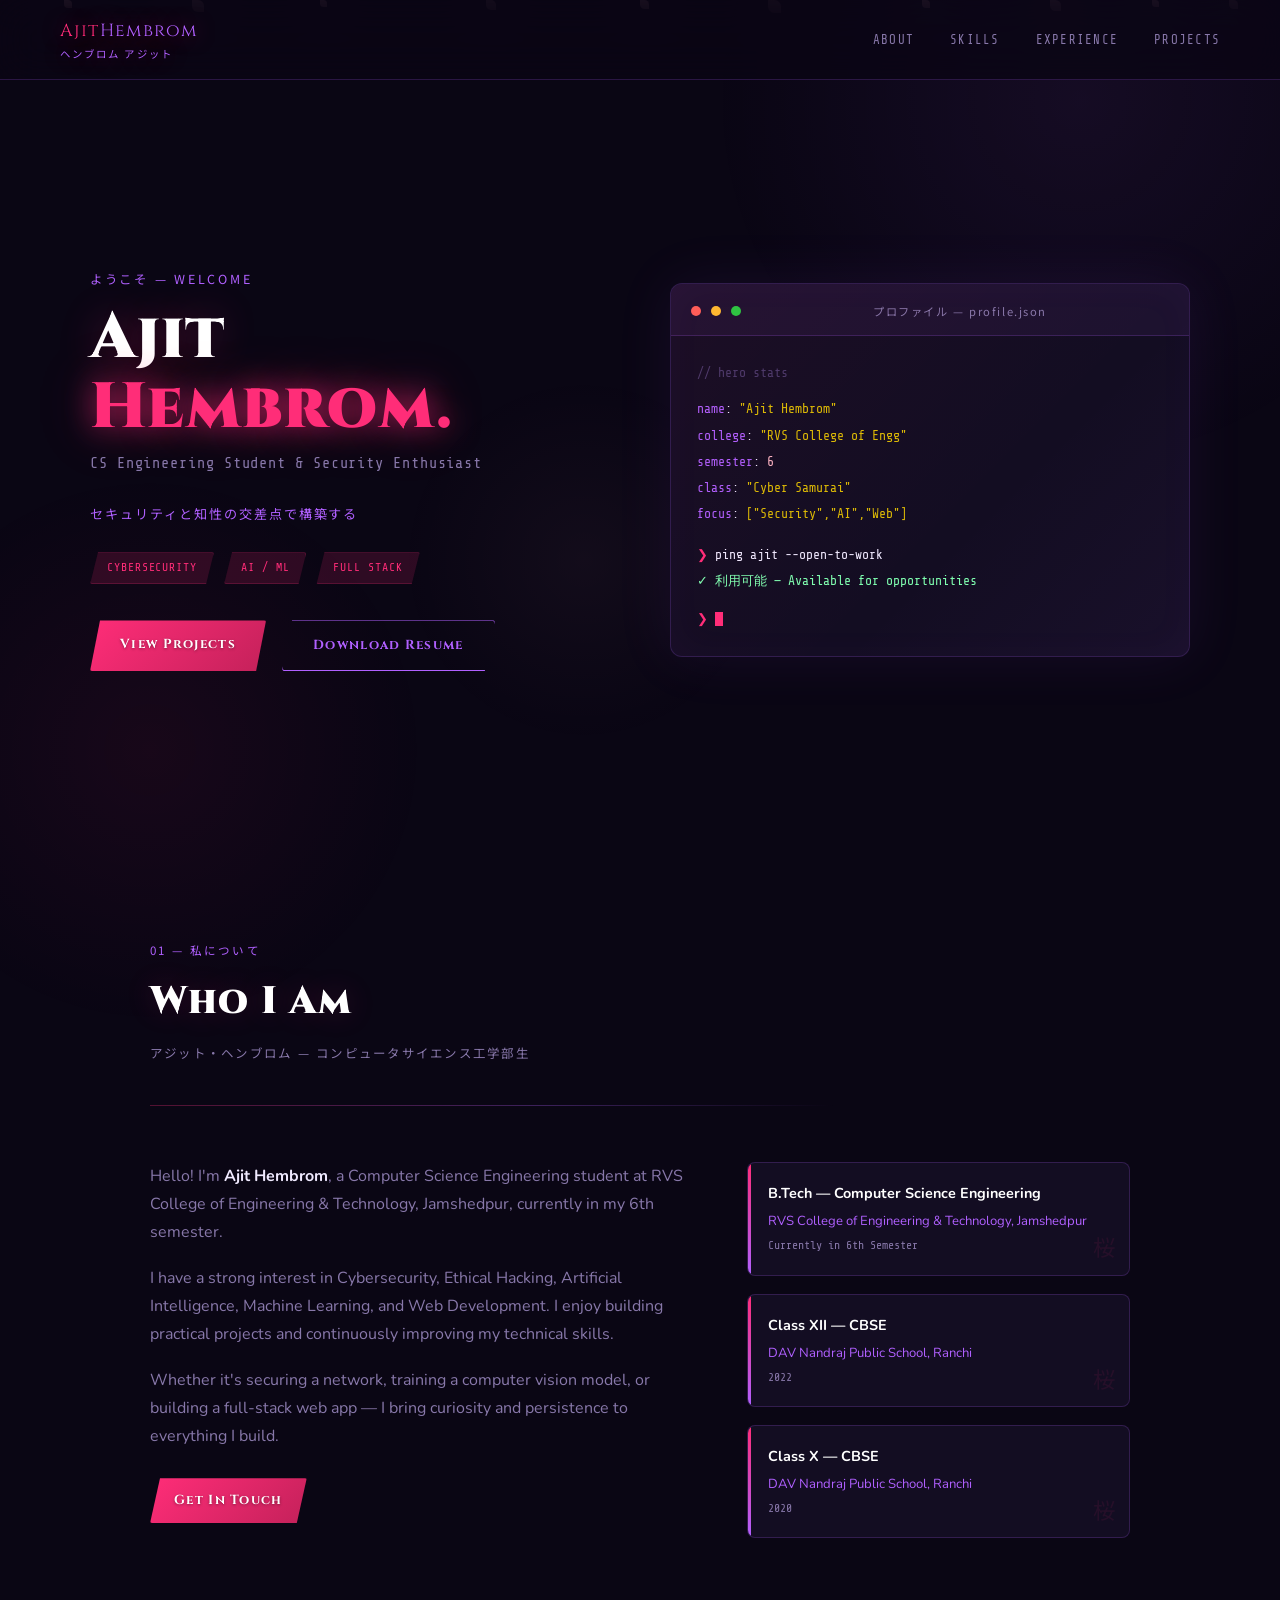
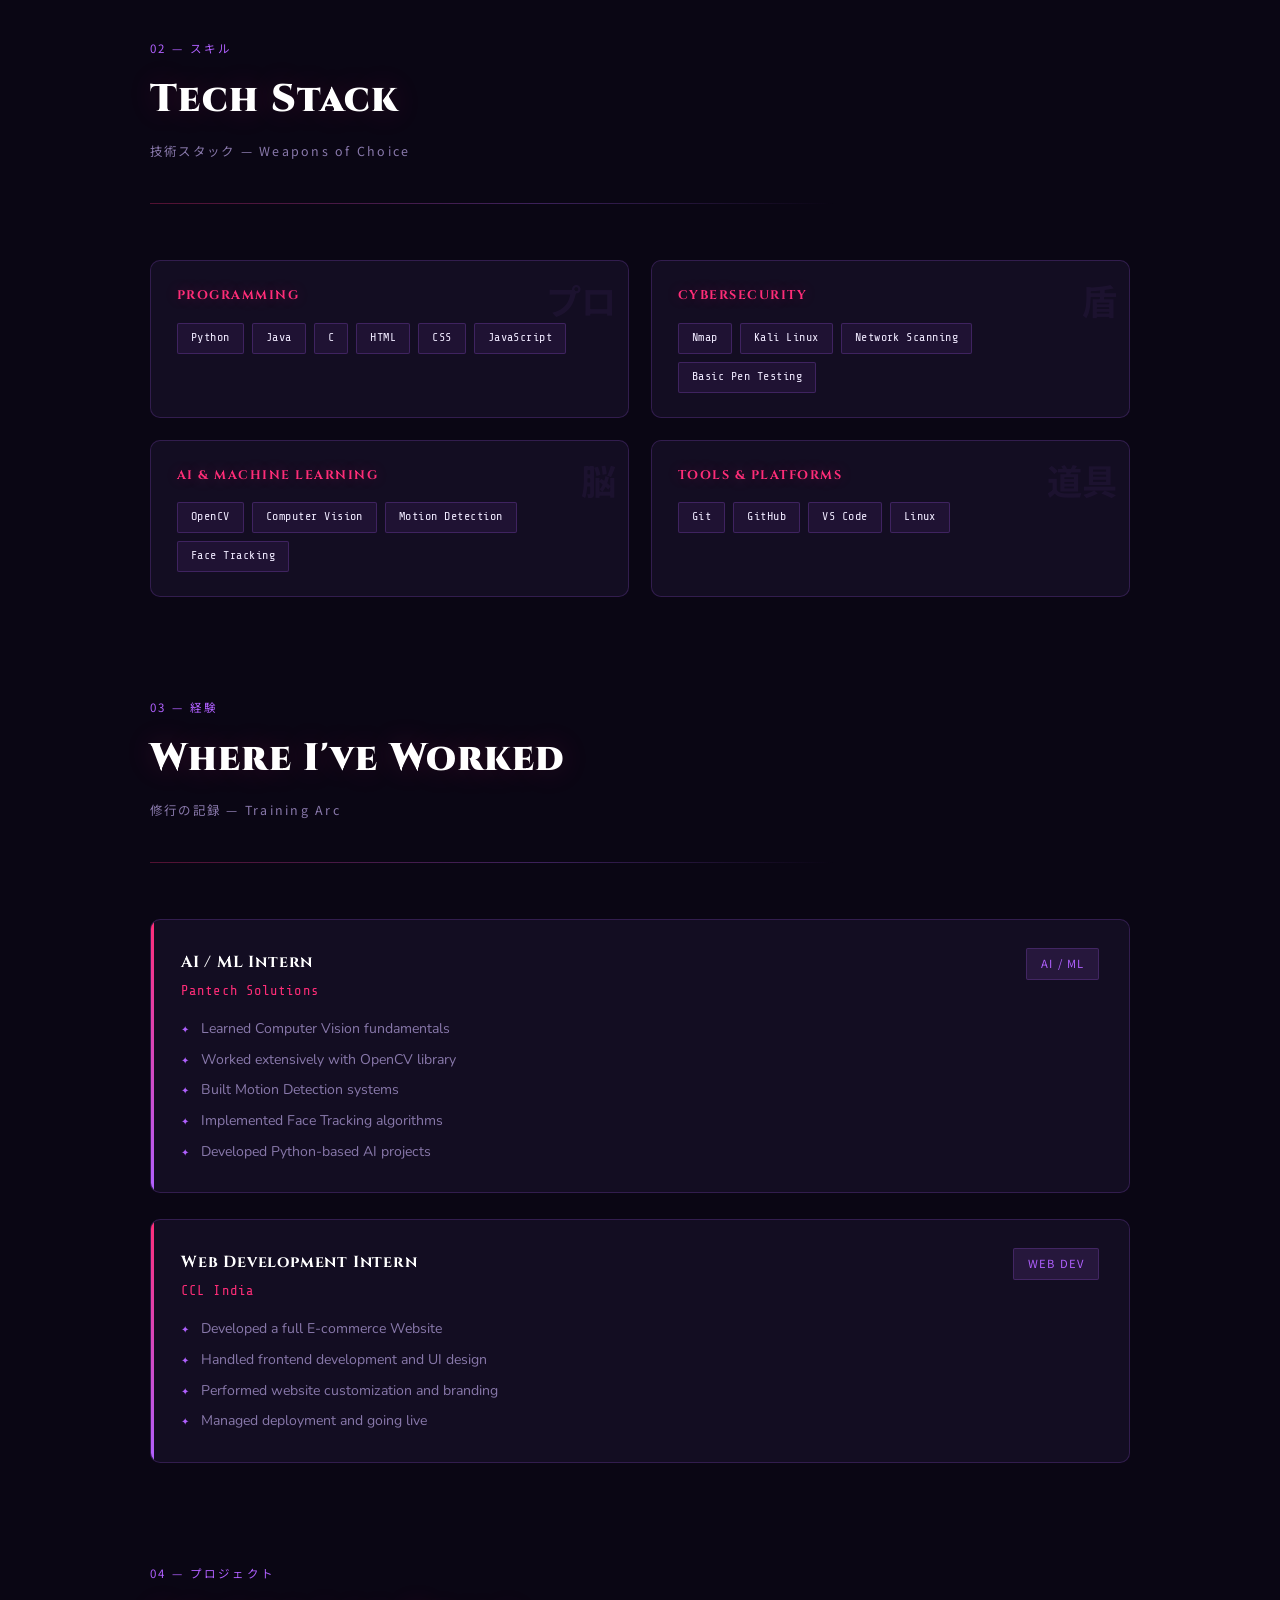
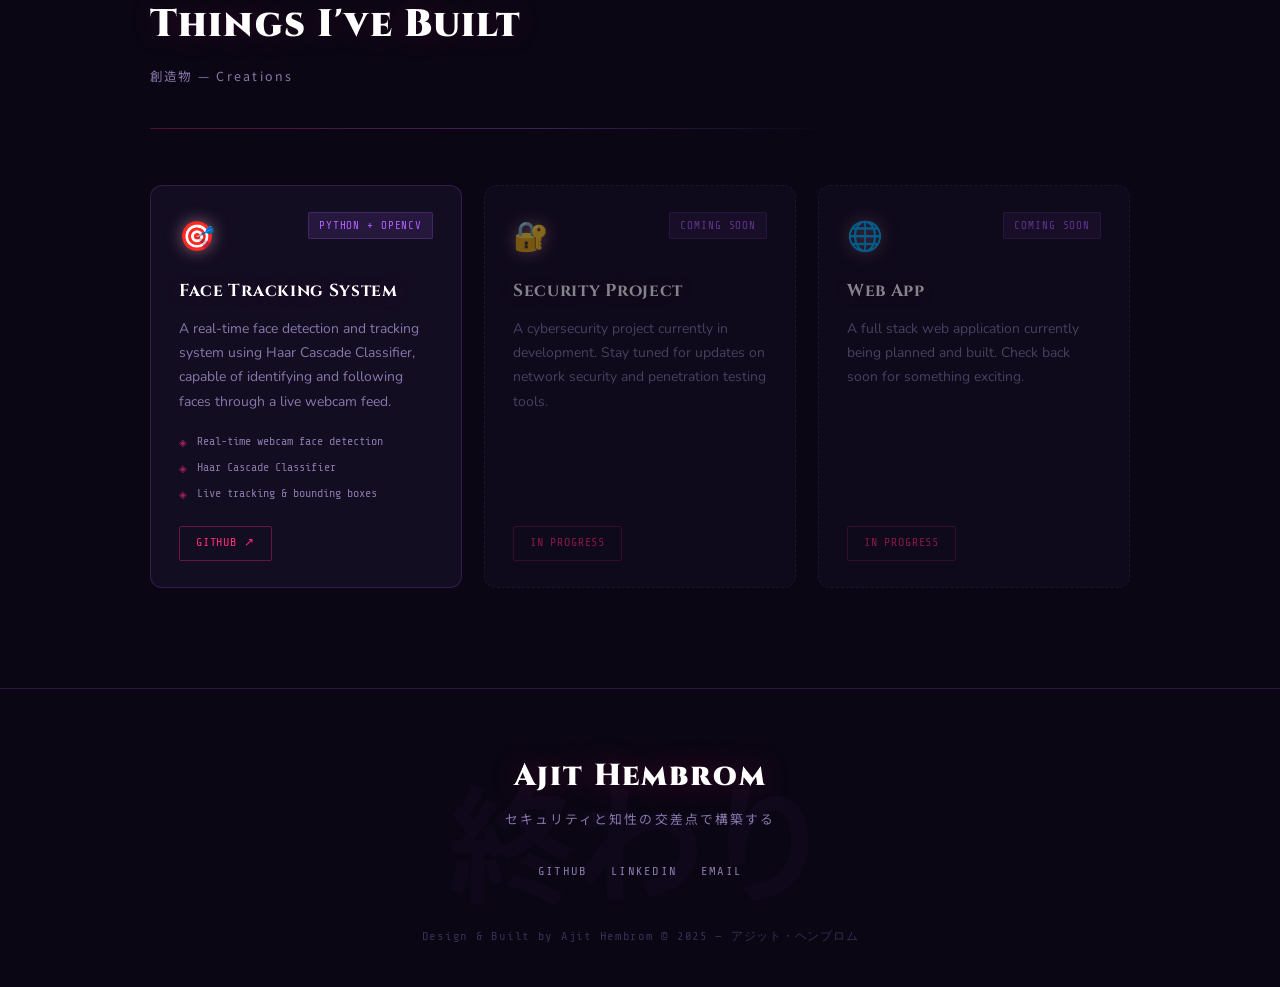
<file: index.html>
<!DOCTYPE html>
<html lang="en">
<head>
  <meta charset="UTF-8" />
  <meta name="viewport" content="width=device-width, initial-scale=1.0" />
  <title>Ajit Hembrom | Portfolio</title>
  <link rel="preconnect" href="https://fonts.googleapis.com" />
  <link rel="stylesheet" href="https://fonts.googleapis.com/css2?family=Cinzel:wght@400;700;900&family=Nunito:wght@300;400;600;700&family=Noto+Sans+JP:wght@300;400;700&family=Share+Tech+Mono&display=swap" />
  <link rel="stylesheet" href="style.css">
</head>
<body>

  <!-- ATMOSPHERE -->
  <div class="bg-orb bg-orb1"></div>
  <div class="bg-orb bg-orb2"></div>
  <div class="bg-orb bg-orb3"></div>

  <!-- SAKURA PETALS -->
  <div class="sakura-wrap" aria-hidden="true">
    <div class="petal"></div><div class="petal"></div><div class="petal"></div>
    <div class="petal"></div><div class="petal"></div><div class="petal"></div>
    <div class="petal"></div><div class="petal"></div><div class="petal"></div>
    <div class="petal"></div>
  </div>

  <!-- NAV -->
  <nav id="navbar">
    <div class="nav-logo">
      Ajit<span>Hembrom</span>
      <span class="nav-jp">ヘンブロム アジット</span>
    </div>
    <button class="hamburger-btn" id="hbtn" onclick="toggleNav()" aria-label="Menu">
      <span></span><span></span><span></span>
    </button>
    <ul id="navlinks">
      <li><a href="#about"      onclick="closeNav()">About</a></li>
      <li><a href="#skills"     onclick="closeNav()">Skills</a></li>
      <li><a href="#experience" onclick="closeNav()">Experience</a></li>
      <li><a href="#projects"   onclick="closeNav()">Projects</a></li>
    </ul>
  </nav>

  <!-- HERO -->
  <section id="home" style="max-width:none;">
    <div class="hero-grid">
      <div>
        <div class="hero-eyebrow">ようこそ — Welcome</div>
        <h1 class="hero-name">Ajit<br><span class="accent">Hembrom.</span></h1>
        <p class="hero-role">CS Engineering Student &amp; Security Enthusiast</p>
        <p class="hero-jp-quote">セキュリティと知性の交差点で構築する</p>
        <div class="hero-tags">
          <span class="tag">Cybersecurity</span>
          <span class="tag">AI / ML</span>
          <span class="tag">Full Stack</span>
        </div>
        <div class="hero-actions">
    <a href="#projects" class="btn-primary">View Projects</a>
    <a href="Ajitresume.pdf" class="btn-outline" download>
        Download Resume
    </a>
</div>
      </div>

      <!-- ANIME-STYLE TERMINAL CARD -->
      <div class="anime-card">
        <div class="anime-card-top">
          <span class="card-dot cd-r"></span>
          <span class="card-dot cd-y"></span>
          <span class="card-dot cd-g"></span>
          <span class="anime-card-title">プロファイル — profile.json</span>
        </div>
        <div class="anime-card-body">
          <div><span class="ac-comment">// hero stats</span></div>
          <div style="margin-top:10px">
            <span class="ac-key">name</span>:&nbsp;<span class="ac-str">"Ajit Hembrom"</span>
          </div>
          <div>
            <span class="ac-key">college</span>:&nbsp;<span class="ac-str">"RVS College of Engg"</span>
          </div>
          <div>
            <span class="ac-key">semester</span>:&nbsp;<span class="ac-val">6</span>
          </div>
          <div>
            <span class="ac-key">class</span>:&nbsp;<span class="ac-str">"Cyber Samurai"</span>
          </div>
          <div>
            <span class="ac-key">focus</span>:&nbsp;<span class="ac-str">["Security","AI","Web"]</span>
          </div>
          <div style="margin-top:14px">
            <span class="ac-prompt">❯</span> ping ajit --open-to-work<br>
            <span class="ac-ok">✓ 利用可能 — Available for opportunities</span>
          </div>
          <div style="margin-top:12px">
            <span class="ac-prompt">❯</span>&nbsp;<span class="cursor-blink"></span>
          </div>
        </div>
      </div>
    </div>
  </section>

  <!-- ABOUT -->
  <section id="about">
    <div class="section-label">01 — 私について</div>
    <h2 class="section-title">Who I Am</h2>
    <p class="section-jp">アジット・ヘンブロム — コンピュータサイエンス工学部生</p>
    <div class="section-divider"></div>
    <div class="about-grid reveal">
      <div class="about-text">
        <p>Hello! I'm <strong>Ajit Hembrom</strong>, a Computer Science Engineering student at RVS College of Engineering &amp; Technology, Jamshedpur, currently in my 6th semester.</p>
        <p>I have a strong interest in Cybersecurity, Ethical Hacking, Artificial Intelligence, Machine Learning, and Web Development. I enjoy building practical projects and continuously improving my technical skills.</p>
        <p>Whether it's securing a network, training a computer vision model, or building a full-stack web app — I bring curiosity and persistence to everything I build.</p>
        <div style="margin-top:28px;">
          <a href="mailto:ajithembrom007@gmail.com" class="btn-primary" style="font-size:0.82rem; padding:11px 24px;">Get In Touch</a>
        </div>
      </div>
      <div class="edu-block">
        <div class="edu-item">
          <div class="edu-degree">B.Tech — Computer Science Engineering</div>
          <div class="edu-school">RVS College of Engineering &amp; Technology, Jamshedpur</div>
          <div class="edu-year">Currently in 6th Semester</div>
        </div>
        <div class="edu-item">
          <div class="edu-degree">Class XII — CBSE</div>
          <div class="edu-school">DAV Nandraj Public School, Ranchi</div>
          <div class="edu-year">2022</div>
        </div>
        <div class="edu-item">
          <div class="edu-degree">Class X — CBSE</div>
          <div class="edu-school">DAV Nandraj Public School, Ranchi</div>
          <div class="edu-year">2020</div>
        </div>
      </div>
    </div>
  </section>

  <!-- SKILLS -->
  <section id="skills">
    <div class="section-label">02 — スキル</div>
    <h2 class="section-title">Tech Stack</h2>
    <p class="section-jp">技術スタック — Weapons of Choice</p>
    <div class="section-divider"></div>
    <div class="skills-grid reveal">
      <div class="skill-card" data-kanji="プロ">
        <div class="skill-card-title">Programming</div>
        <div class="skill-pills">
          <span class="pill">Python</span>
          <span class="pill">Java</span>
          <span class="pill">C</span>
          <span class="pill">HTML</span>
          <span class="pill">CSS</span>
          <span class="pill">JavaScript</span>
        </div>
      </div>
      <div class="skill-card" data-kanji="盾">
        <div class="skill-card-title">Cybersecurity</div>
        <div class="skill-pills">
          <span class="pill">Nmap</span>
          <span class="pill">Kali Linux</span>
          <span class="pill">Network Scanning</span>
          <span class="pill">Basic Pen Testing</span>
        </div>
      </div>
      <div class="skill-card" data-kanji="脳">
        <div class="skill-card-title">AI &amp; Machine Learning</div>
        <div class="skill-pills">
          <span class="pill">OpenCV</span>
          <span class="pill">Computer Vision</span>
          <span class="pill">Motion Detection</span>
          <span class="pill">Face Tracking</span>
        </div>
      </div>
      <div class="skill-card" data-kanji="道具">
        <div class="skill-card-title">Tools &amp; Platforms</div>
        <div class="skill-pills">
          <span class="pill">Git</span>
          <span class="pill">GitHub</span>
          <span class="pill">VS Code</span>
          <span class="pill">Linux</span>
        </div>
      </div>
    </div>
  </section>

  <!-- EXPERIENCE -->
  <section id="experience">
    <div class="section-label">03 — 経験</div>
    <h2 class="section-title">Where I've Worked</h2>
    <p class="section-jp">修行の記録 — Training Arc</p>
    <div class="section-divider"></div>
    <div class="exp-list reveal">
      <div class="exp-item">
        <div>
          <div class="exp-role">AI / ML Intern</div>
          <div class="exp-company">Pantech Solutions</div>
          <ul class="exp-bullets">
            <li>Learned Computer Vision fundamentals</li>
            <li>Worked extensively with OpenCV library</li>
            <li>Built Motion Detection systems</li>
            <li>Implemented Face Tracking algorithms</li>
            <li>Developed Python-based AI projects</li>
          </ul>
        </div>
        <span class="exp-type">AI / ML</span>
      </div>
      <div class="exp-item">
        <div>
          <div class="exp-role">Web Development Intern</div>
          <div class="exp-company">CCL India</div>
          <ul class="exp-bullets">
            <li>Developed a full E-commerce Website</li>
            <li>Handled frontend development and UI design</li>
            <li>Performed website customization and branding</li>
            <li>Managed deployment and going live</li>
          </ul>
        </div>
        <span class="exp-type">Web Dev</span>
      </div>
    </div>
  </section>

  <!-- PROJECTS -->
  <section id="projects">
    <div class="section-label">04 — プロジェクト</div>
    <h2 class="section-title">Things I've Built</h2>
    <p class="section-jp">創造物 — Creations</p>
    <div class="section-divider"></div>
    <div class="projects-grid reveal">
      <div class="project-card">
        <div class="project-top">
          <span class="project-icon">🎯</span>
          <span class="project-tech">Python + OpenCV</span>
        </div>
        <div class="project-name">Face Tracking System</div>
        <div class="project-desc">A real-time face detection and tracking system using Haar Cascade Classifier, capable of identifying and following faces through a live webcam feed.</div>
        <ul class="project-features">
          <li>Real-time webcam face detection</li>
          <li>Haar Cascade Classifier</li>
          <li>Live tracking &amp; bounding boxes</li>
        </ul>
        <div class="project-links">
          <a href="#" class="project-link">GitHub ↗</a>
        </div>
      </div>
      <div class="project-card" style="border-style: dashed; opacity: 0.5;">
        <div class="project-top">
          <span class="project-icon">🔐</span>
          <span class="project-tech">Coming Soon</span>
        </div>
        <div class="project-name">Security Project</div>
        <div class="project-desc">A cybersecurity project currently in development. Stay tuned for updates on network security and penetration testing tools.</div>
        <div class="project-links">
          <a href="#" class="project-link">In Progress</a>
        </div>
      </div>
      <div class="project-card" style="border-style: dashed; opacity: 0.5;">
        <div class="project-top">
          <span class="project-icon">🌐</span>
          <span class="project-tech">Coming Soon</span>
        </div>
        <div class="project-name">Web App</div>
        <div class="project-desc">A full stack web application currently being planned and built. Check back soon for something exciting.</div>
        <div class="project-links">
          <a href="#" class="project-link">In Progress</a>
        </div>
      </div>
    </div>
  </section>

  <!-- FOOTER -->
  <footer>
    <div class="footer-name">Ajit Hembrom</div>
    <div class="footer-tagline">セキュリティと知性の交差点で構築する</div>
    <div class="socials">
      <a href="https://github.com/Paradise0007"   target="_blank" class="social-link">GitHub</a>
      <a href="https://www.linkedin.com/in/ajit-kumar-hembrom-a8770923b?utm_source=share&utm_campaign=share_via&utm_content=profile&utm_medium=android_app" target="_blank" class="social-link">LinkedIn</a>
      <a href="mailto:ajithembrom007@gmail.com"          class="social-link">Email</a>
    </div>
    <div class="footer-copy">Design &amp; Built by Ajit Hembrom &copy; 2025 — アジット・ヘンブロム</div>
  </footer>

  <script>
    function toggleNav() {
      document.getElementById('navlinks').classList.toggle('open');
    }
    function closeNav() {
      document.getElementById('navlinks').classList.remove('open');
    }

    // Scroll reveal
    const observer = new IntersectionObserver((entries) => {
      entries.forEach(e => {
        if (e.isIntersecting) e.target.classList.add('visible');
      });
    }, { threshold: 0.1 });
    document.querySelectorAll('.reveal').forEach(el => observer.observe(el));

    // Nav shrink on scroll
    window.addEventListener('scroll', () => {
      const nav = document.getElementById('navbar');
      const compact = window.scrollY > 40;
      const mobile  = window.innerWidth <= 900;
      nav.style.padding = compact
        ? (mobile ? '10px 24px' : '10px 60px')
        : (mobile ? '14px 24px' : '16px 60px');
    });
  </script>
</body>
</html>
</file>
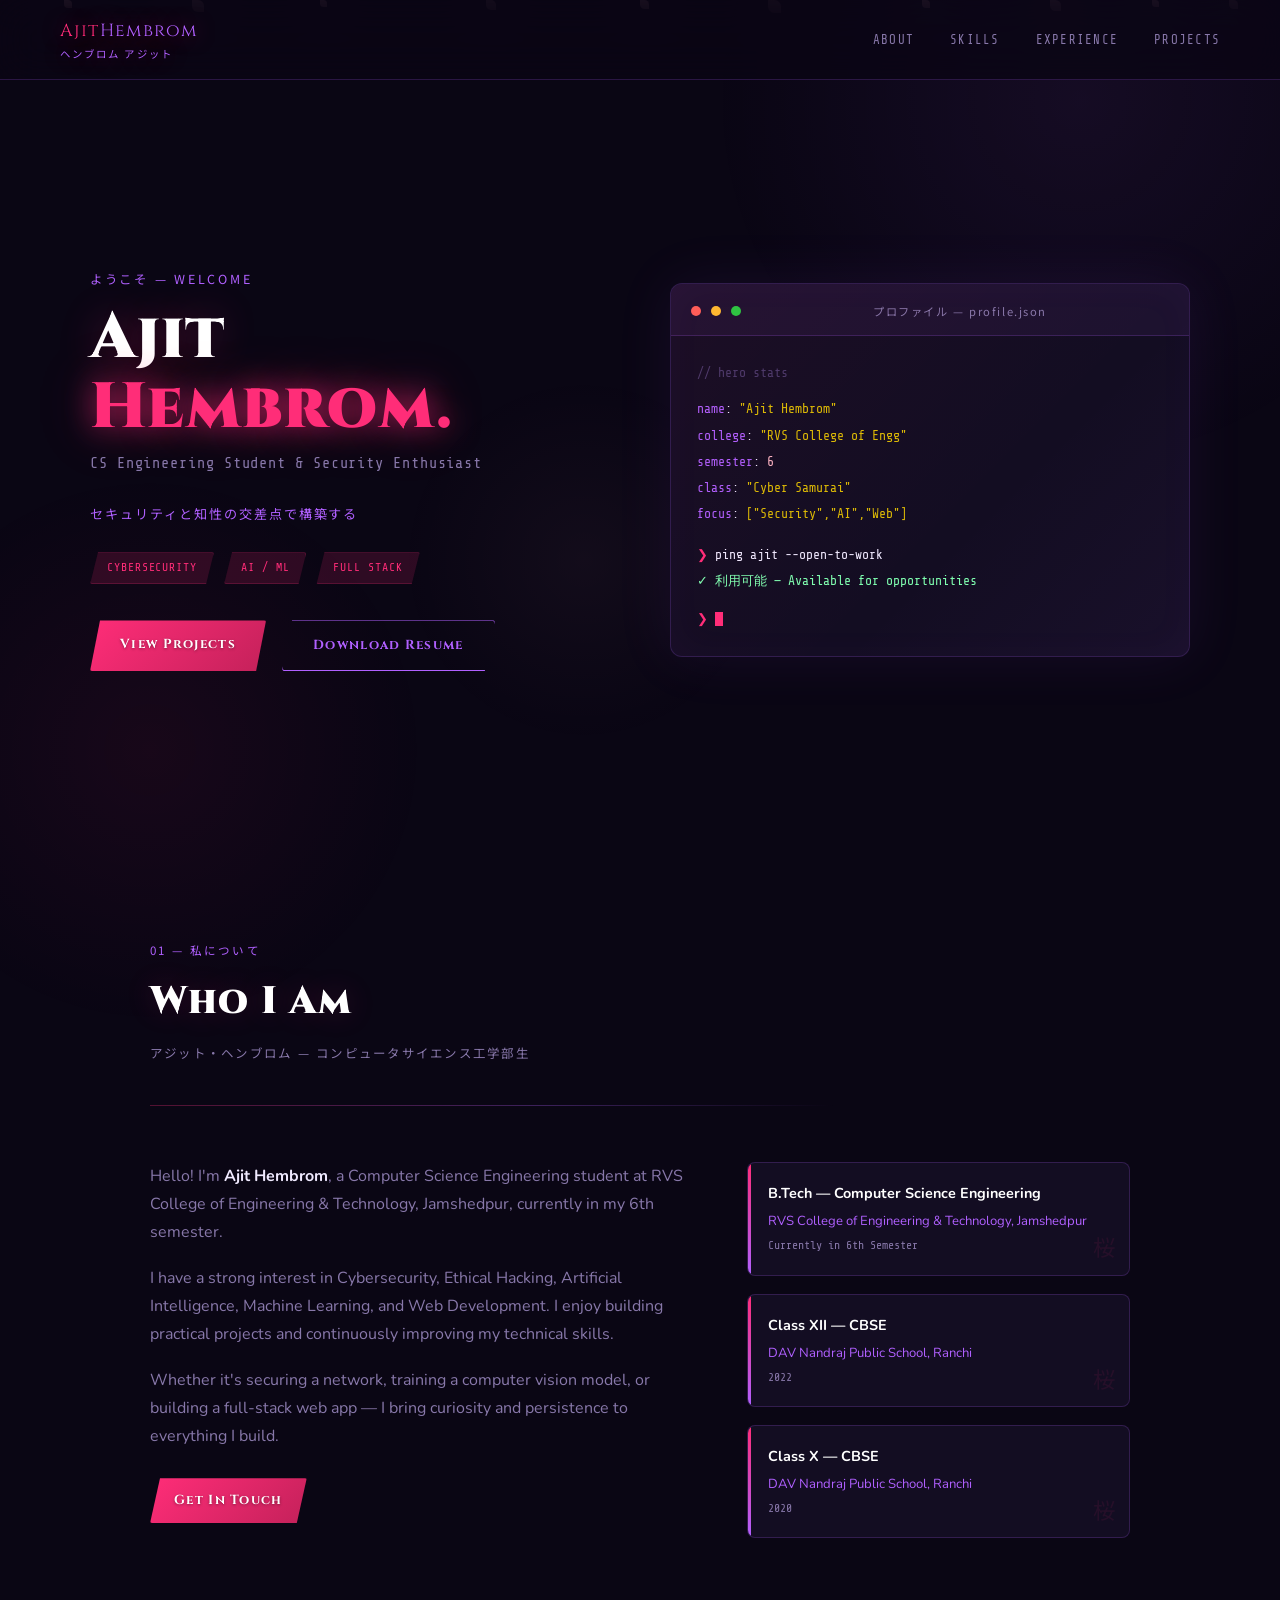
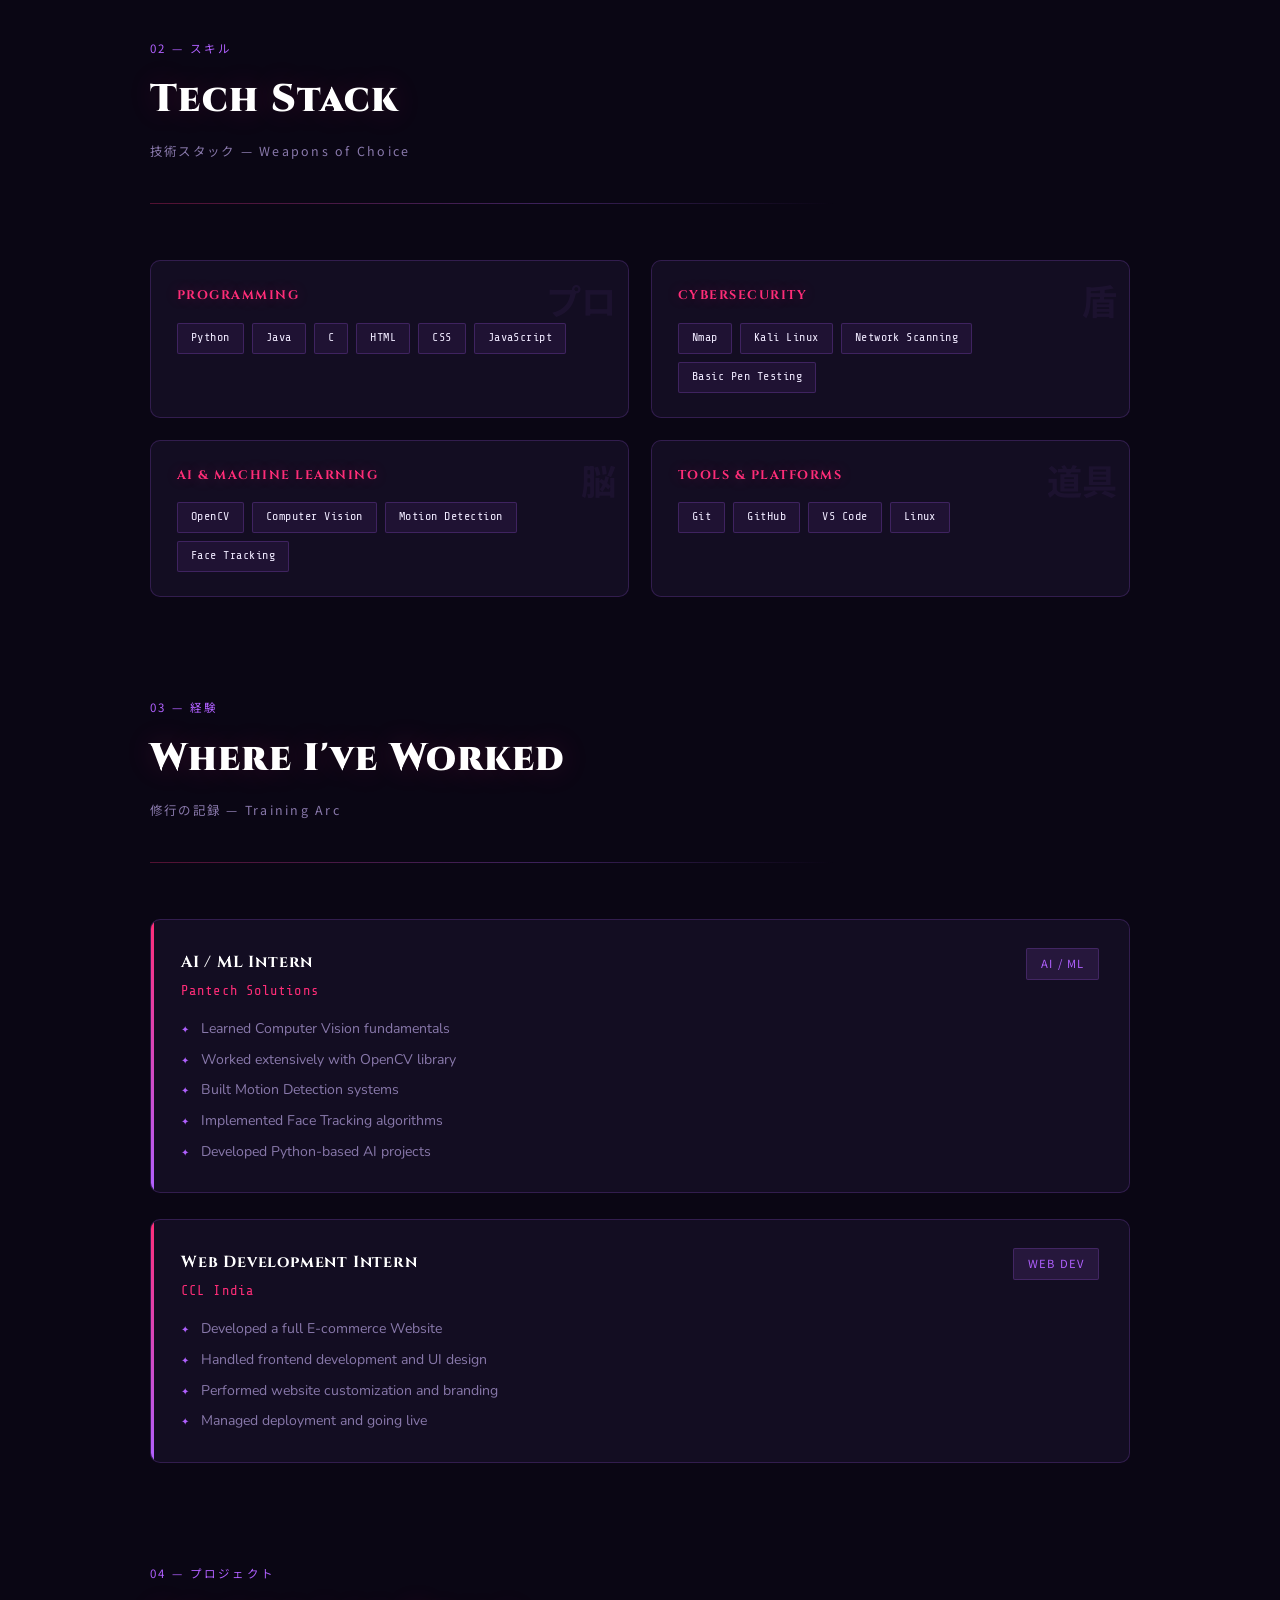
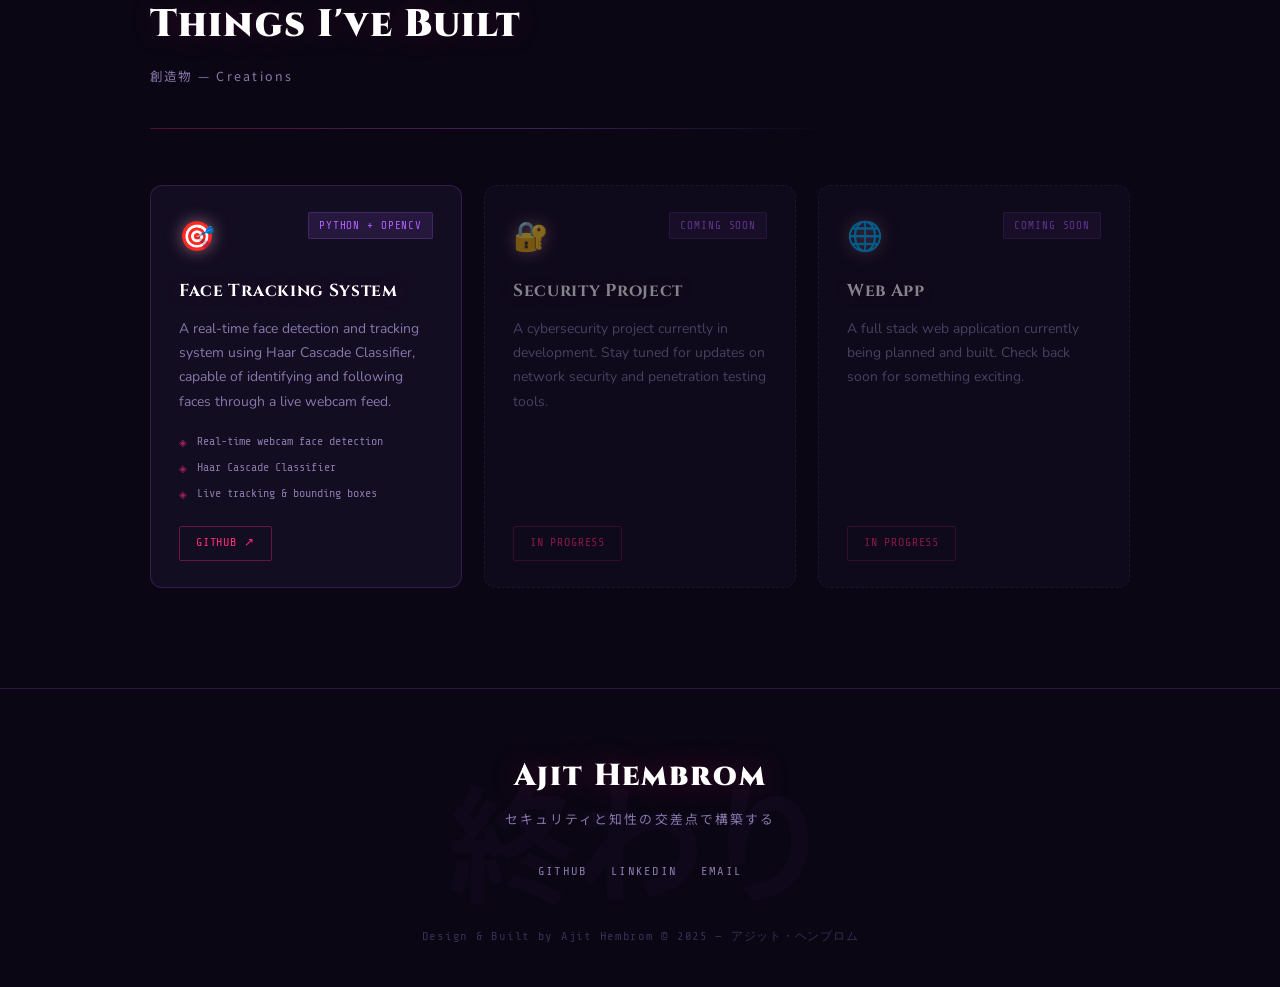
<file: porthtml.html>
<!DOCTYPE html>
<html lang="en">
<head>
  <meta charset="UTF-8" />
  <meta name="viewport" content="width=device-width, initial-scale=1.0" />
  <title>Ajit Hembrom | Portfolio</title>
  <link rel="preconnect" href="https://fonts.googleapis.com" />
  <link rel="stylesheet" href="https://fonts.googleapis.com/css2?family=Cinzel:wght@400;700;900&family=Nunito:wght@300;400;600;700&family=Noto+Sans+JP:wght@300;400;700&family=Share+Tech+Mono&display=swap" />
  <link rel="stylesheet" href="style.css">
</head>
<body>

  <!-- ATMOSPHERE -->
  <div class="bg-orb bg-orb1"></div>
  <div class="bg-orb bg-orb2"></div>
  <div class="bg-orb bg-orb3"></div>

  <!-- SAKURA PETALS -->
  <div class="sakura-wrap" aria-hidden="true">
    <div class="petal"></div><div class="petal"></div><div class="petal"></div>
    <div class="petal"></div><div class="petal"></div><div class="petal"></div>
    <div class="petal"></div><div class="petal"></div><div class="petal"></div>
    <div class="petal"></div>
  </div>

  <!-- NAV -->
  <nav id="navbar">
    <div class="nav-logo">
      Ajit<span>Hembrom</span>
      <span class="nav-jp">ヘンブロム アジット</span>
    </div>
    <button class="hamburger-btn" id="hbtn" onclick="toggleNav()" aria-label="Menu">
      <span></span><span></span><span></span>
    </button>
    <ul id="navlinks">
      <li><a href="#about"      onclick="closeNav()">About</a></li>
      <li><a href="#skills"     onclick="closeNav()">Skills</a></li>
      <li><a href="#experience" onclick="closeNav()">Experience</a></li>
      <li><a href="#projects"   onclick="closeNav()">Projects</a></li>
    </ul>
  </nav>

  <!-- HERO -->
  <section id="home" style="max-width:none;">
    <div class="hero-grid">
      <div>
        <div class="hero-eyebrow">ようこそ — Welcome</div>
        <h1 class="hero-name">Ajit<br><span class="accent">Hembrom.</span></h1>
        <p class="hero-role">CS Engineering Student &amp; Security Enthusiast</p>
        <p class="hero-jp-quote">セキュリティと知性の交差点で構築する</p>
        <div class="hero-tags">
          <span class="tag">Cybersecurity</span>
          <span class="tag">AI / ML</span>
          <span class="tag">Full Stack</span>
        </div>
        <div class="hero-actions">
    <a href="#projects" class="btn-primary">View Projects</a>
    <a href="Ajitresume.pdf" class="btn-outline" download>
        Download Resume
    </a>
</div>
      </div>

      <!-- ANIME-STYLE TERMINAL CARD -->
      <div class="anime-card">
        <div class="anime-card-top">
          <span class="card-dot cd-r"></span>
          <span class="card-dot cd-y"></span>
          <span class="card-dot cd-g"></span>
          <span class="anime-card-title">プロファイル — profile.json</span>
        </div>
        <div class="anime-card-body">
          <div><span class="ac-comment">// hero stats</span></div>
          <div style="margin-top:10px">
            <span class="ac-key">name</span>:&nbsp;<span class="ac-str">"Ajit Hembrom"</span>
          </div>
          <div>
            <span class="ac-key">college</span>:&nbsp;<span class="ac-str">"RVS College of Engg"</span>
          </div>
          <div>
            <span class="ac-key">semester</span>:&nbsp;<span class="ac-val">6</span>
          </div>
          <div>
            <span class="ac-key">class</span>:&nbsp;<span class="ac-str">"Cyber Samurai"</span>
          </div>
          <div>
            <span class="ac-key">focus</span>:&nbsp;<span class="ac-str">["Security","AI","Web"]</span>
          </div>
          <div style="margin-top:14px">
            <span class="ac-prompt">❯</span> ping ajit --open-to-work<br>
            <span class="ac-ok">✓ 利用可能 — Available for opportunities</span>
          </div>
          <div style="margin-top:12px">
            <span class="ac-prompt">❯</span>&nbsp;<span class="cursor-blink"></span>
          </div>
        </div>
      </div>
    </div>
  </section>

  <!-- ABOUT -->
  <section id="about">
    <div class="section-label">01 — 私について</div>
    <h2 class="section-title">Who I Am</h2>
    <p class="section-jp">アジット・ヘンブロム — コンピュータサイエンス工学部生</p>
    <div class="section-divider"></div>
    <div class="about-grid reveal">
      <div class="about-text">
        <p>Hello! I'm <strong>Ajit Hembrom</strong>, a Computer Science Engineering student at RVS College of Engineering &amp; Technology, Jamshedpur, currently in my 6th semester.</p>
        <p>I have a strong interest in Cybersecurity, Ethical Hacking, Artificial Intelligence, Machine Learning, and Web Development. I enjoy building practical projects and continuously improving my technical skills.</p>
        <p>Whether it's securing a network, training a computer vision model, or building a full-stack web app — I bring curiosity and persistence to everything I build.</p>
        <div style="margin-top:28px;">
          <a href="mailto:ajithembrom@email.com" class="btn-primary" style="font-size:0.82rem; padding:11px 24px;">Get In Touch</a>
        </div>
      </div>
      <div class="edu-block">
        <div class="edu-item">
          <div class="edu-degree">B.Tech — Computer Science Engineering</div>
          <div class="edu-school">RVS College of Engineering &amp; Technology, Jamshedpur</div>
          <div class="edu-year">Currently in 6th Semester</div>
        </div>
        <div class="edu-item">
          <div class="edu-degree">Class XII — CBSE</div>
          <div class="edu-school">DAV Nandraj Public School, Ranchi</div>
          <div class="edu-year">2022</div>
        </div>
        <div class="edu-item">
          <div class="edu-degree">Class X — CBSE</div>
          <div class="edu-school">DAV Nandraj Public School, Ranchi</div>
          <div class="edu-year">2020</div>
        </div>
      </div>
    </div>
  </section>

  <!-- SKILLS -->
  <section id="skills">
    <div class="section-label">02 — スキル</div>
    <h2 class="section-title">Tech Stack</h2>
    <p class="section-jp">技術スタック — Weapons of Choice</p>
    <div class="section-divider"></div>
    <div class="skills-grid reveal">
      <div class="skill-card" data-kanji="プロ">
        <div class="skill-card-title">Programming</div>
        <div class="skill-pills">
          <span class="pill">Python</span>
          <span class="pill">Java</span>
          <span class="pill">C</span>
          <span class="pill">HTML</span>
          <span class="pill">CSS</span>
          <span class="pill">JavaScript</span>
        </div>
      </div>
      <div class="skill-card" data-kanji="盾">
        <div class="skill-card-title">Cybersecurity</div>
        <div class="skill-pills">
          <span class="pill">Nmap</span>
          <span class="pill">Kali Linux</span>
          <span class="pill">Network Scanning</span>
          <span class="pill">Basic Pen Testing</span>
        </div>
      </div>
      <div class="skill-card" data-kanji="脳">
        <div class="skill-card-title">AI &amp; Machine Learning</div>
        <div class="skill-pills">
          <span class="pill">OpenCV</span>
          <span class="pill">Computer Vision</span>
          <span class="pill">Motion Detection</span>
          <span class="pill">Face Tracking</span>
        </div>
      </div>
      <div class="skill-card" data-kanji="道具">
        <div class="skill-card-title">Tools &amp; Platforms</div>
        <div class="skill-pills">
          <span class="pill">Git</span>
          <span class="pill">GitHub</span>
          <span class="pill">VS Code</span>
          <span class="pill">Linux</span>
        </div>
      </div>
    </div>
  </section>

  <!-- EXPERIENCE -->
  <section id="experience">
    <div class="section-label">03 — 経験</div>
    <h2 class="section-title">Where I've Worked</h2>
    <p class="section-jp">修行の記録 — Training Arc</p>
    <div class="section-divider"></div>
    <div class="exp-list reveal">
      <div class="exp-item">
        <div>
          <div class="exp-role">AI / ML Intern</div>
          <div class="exp-company">Pantech Solutions</div>
          <ul class="exp-bullets">
            <li>Learned Computer Vision fundamentals</li>
            <li>Worked extensively with OpenCV library</li>
            <li>Built Motion Detection systems</li>
            <li>Implemented Face Tracking algorithms</li>
            <li>Developed Python-based AI projects</li>
          </ul>
        </div>
        <span class="exp-type">AI / ML</span>
      </div>
      <div class="exp-item">
        <div>
          <div class="exp-role">Web Development Intern</div>
          <div class="exp-company">CCL India</div>
          <ul class="exp-bullets">
            <li>Developed a full E-commerce Website</li>
            <li>Handled frontend development and UI design</li>
            <li>Performed website customization and branding</li>
            <li>Managed deployment and going live</li>
          </ul>
        </div>
        <span class="exp-type">Web Dev</span>
      </div>
    </div>
  </section>

  <!-- PROJECTS -->
  <section id="projects">
    <div class="section-label">04 — プロジェクト</div>
    <h2 class="section-title">Things I've Built</h2>
    <p class="section-jp">創造物 — Creations</p>
    <div class="section-divider"></div>
    <div class="projects-grid reveal">
      <div class="project-card">
        <div class="project-top">
          <span class="project-icon">🎯</span>
          <span class="project-tech">Python + OpenCV</span>
        </div>
        <div class="project-name">Face Tracking System</div>
        <div class="project-desc">A real-time face detection and tracking system using Haar Cascade Classifier, capable of identifying and following faces through a live webcam feed.</div>
        <ul class="project-features">
          <li>Real-time webcam face detection</li>
          <li>Haar Cascade Classifier</li>
          <li>Live tracking &amp; bounding boxes</li>
        </ul>
        <div class="project-links">
          <a href="#" class="project-link">GitHub ↗</a>
        </div>
      </div>
      <div class="project-card" style="border-style: dashed; opacity: 0.5;">
        <div class="project-top">
          <span class="project-icon">🔐</span>
          <span class="project-tech">Coming Soon</span>
        </div>
        <div class="project-name">Security Project</div>
        <div class="project-desc">A cybersecurity project currently in development. Stay tuned for updates on network security and penetration testing tools.</div>
        <div class="project-links">
          <a href="#" class="project-link">In Progress</a>
        </div>
      </div>
      <div class="project-card" style="border-style: dashed; opacity: 0.5;">
        <div class="project-top">
          <span class="project-icon">🌐</span>
          <span class="project-tech">Coming Soon</span>
        </div>
        <div class="project-name">Web App</div>
        <div class="project-desc">A full stack web application currently being planned and built. Check back soon for something exciting.</div>
        <div class="project-links">
          <a href="#" class="project-link">In Progress</a>
        </div>
      </div>
    </div>
  </section>

  <!-- FOOTER -->
  <footer>
    <div class="footer-name">Ajit Hembrom</div>
    <div class="footer-tagline">セキュリティと知性の交差点で構築する</div>
    <div class="socials">
      <a href="https://github.com/"   target="_blank" class="social-link">GitHub</a>
      <a href="https://linkedin.com/" target="_blank" class="social-link">LinkedIn</a>
      <a href="mailto:ajithembrom@email.com"          class="social-link">Email</a>
    </div>
    <div class="footer-copy">Design &amp; Built by Ajit Hembrom &copy; 2025 — アジット・ヘンブロム</div>
  </footer>

  <script>
    function toggleNav() {
      document.getElementById('navlinks').classList.toggle('open');
    }
    function closeNav() {
      document.getElementById('navlinks').classList.remove('open');
    }

    // Scroll reveal
    const observer = new IntersectionObserver((entries) => {
      entries.forEach(e => {
        if (e.isIntersecting) e.target.classList.add('visible');
      });
    }, { threshold: 0.1 });
    document.querySelectorAll('.reveal').forEach(el => observer.observe(el));

    // Nav shrink on scroll
    window.addEventListener('scroll', () => {
      const nav = document.getElementById('navbar');
      const compact = window.scrollY > 40;
      const mobile  = window.innerWidth <= 900;
      nav.style.padding = compact
        ? (mobile ? '10px 24px' : '10px 60px')
        : (mobile ? '14px 24px' : '16px 60px');
    });
  </script>
</body>
</html>
</file>
<file: style.css>
*, *::before, *::after { box-sizing: border-box; margin: 0; padding: 0; }

@import url('https://fonts.googleapis.com/css2?family=Cinzel:wght@400;700;900&family=Nunito:wght@300;400;600;700&family=Noto+Sans+JP:wght@300;400;700&family=Share+Tech+Mono&display=swap');

:root {
  --bg:         #0a0614;
  --bg2:        #100920;
  --card:       #130d22;
  --panel:      #1a1030;
  --pink:       #ff2d78;
  --pink-dim:   #c4215a;
  --pink-glow:  rgba(255,45,120,0.15);
  --purple:     #b060ff;
  --purple-dim: #7c3db8;
  --purple-glow:rgba(176,96,255,0.12);
  --gold:       #ffd700;
  --sakura:     #ffb7c5;
  --white:      #f0eaff;
  --muted:      #8878aa;
  --border:     rgba(176,96,255,0.2);
  --border2:    rgba(255,45,120,0.2);
  --font-title: 'Cinzel', serif;
  --font-body:  'Nunito', sans-serif;
  --font-jp:    'Noto Sans JP', sans-serif;
  --font-mono:  'Share Tech Mono', monospace;
}

html { scroll-behavior: smooth; }

body {
  background: var(--bg);
  color: var(--white);
  font-family: var(--font-body);
  font-size: 16px;
  line-height: 1.75;
  overflow-x: hidden;
}

/* ── SCROLLBAR ── */
::-webkit-scrollbar { width: 5px; }
::-webkit-scrollbar-track { background: var(--bg); }
::-webkit-scrollbar-thumb {
  background: linear-gradient(to bottom, var(--pink), var(--purple));
  border-radius: 3px;
}

/* ── SAKURA PARTICLES (CSS only) ── */
.sakura-wrap {
  position: fixed; inset: 0; pointer-events: none; z-index: 0; overflow: hidden;
}
.petal {
  position: absolute;
  width: 10px; height: 10px;
  background: var(--sakura);
  border-radius: 0 50% 0 50%;
  opacity: 0;
  animation: fall linear infinite;
}
.petal:nth-child(1)  { left:5%;   width:8px;  height:8px;  animation-duration:8s;  animation-delay:0s;   opacity:.6; }
.petal:nth-child(2)  { left:15%;  width:12px; height:12px; animation-duration:10s; animation-delay:1s;   opacity:.4; }
.petal:nth-child(3)  { left:25%;  width:7px;  height:7px;  animation-duration:7s;  animation-delay:2s;   opacity:.5; }
.petal:nth-child(4)  { left:38%;  width:10px; height:10px; animation-duration:9s;  animation-delay:0.5s; opacity:.35;}
.petal:nth-child(5)  { left:50%;  width:9px;  height:9px;  animation-duration:11s; animation-delay:3s;   opacity:.5; }
.petal:nth-child(6)  { left:60%;  width:13px; height:13px; animation-duration:8s;  animation-delay:1.5s; opacity:.3; }
.petal:nth-child(7)  { left:72%;  width:8px;  height:8px;  animation-duration:9s;  animation-delay:4s;   opacity:.55;}
.petal:nth-child(8)  { left:82%;  width:11px; height:11px; animation-duration:12s; animation-delay:2.5s; opacity:.4; }
.petal:nth-child(9)  { left:90%;  width:7px;  height:7px;  animation-duration:7s;  animation-delay:0.8s; opacity:.5; }
.petal:nth-child(10) { left:96%;  width:9px;  height:9px;  animation-duration:10s; animation-delay:3.5s; opacity:.35;}

@keyframes fall {
  0%   { transform: translateY(-20px) rotate(0deg);   opacity: 0; }
  10%  { opacity: .6; }
  90%  { opacity: .3; }
  100% { transform: translateY(110vh) rotate(360deg); opacity: 0; }
}

/* ── BG ATMOSPHERE ── */
.bg-orb {
  position: fixed; pointer-events: none; z-index: -1;
  border-radius: 50%;
}
.bg-orb1 {
  width: 800px; height: 800px;
  background: radial-gradient(circle, rgba(176,96,255,0.07) 0%, transparent 65%);
  top: -300px; right: -200px;
}
.bg-orb2 {
  width: 600px; height: 600px;
  background: radial-gradient(circle, rgba(255,45,120,0.06) 0%, transparent 65%);
  bottom: -150px; left: -150px;
}
.bg-orb3 {
  width: 400px; height: 400px;
  background: radial-gradient(circle, rgba(255,183,197,0.04) 0%, transparent 65%);
  top: 40%; left: 30%;
}

/* ── TORII DECORATION ── */
.torii {
  position: absolute;
  right: 0; top: 50%;
  transform: translateY(-50%);
  opacity: 0.04;
  font-size: 22rem;
  line-height: 1;
  pointer-events: none;
  user-select: none;
  color: var(--pink);
  filter: blur(1px);
}

/* ── NAV ── */
nav {
  position: fixed; top: 0; left: 0; right: 0; z-index: 200;
  display: flex; align-items: center; justify-content: space-between;
  padding: 16px 60px;
  background: rgba(10,6,20,0.8);
  backdrop-filter: blur(20px);
  border-bottom: 1px solid var(--border);
  transition: padding 0.3s;
}
.nav-logo {
  font-family: var(--font-title);
  font-size: 1.1rem;
  color: var(--pink);
  letter-spacing: 0.08em;
  text-shadow: 0 0 20px rgba(255,45,120,0.5);
}
.nav-logo span { color: var(--purple); }
.nav-jp {
  font-family: var(--font-jp);
  font-size: 0.65rem;
  color: var(--muted);
  display: block;
  letter-spacing: 0.2em;
  margin-top: -2px;
}
nav ul { list-style: none; display: flex; gap: 36px; align-items: center; }
nav ul a {
  font-family: var(--font-mono);
  font-size: 0.78rem;
  color: var(--muted);
  text-decoration: none;
  letter-spacing: 0.1em;
  text-transform: uppercase;
  transition: color 0.2s, text-shadow 0.2s;
  position: relative;
}
nav ul a::after {
  content: '';
  position: absolute; bottom: -4px; left: 0; right: 0;
  height: 1px;
  background: var(--pink);
  transform: scaleX(0);
  transition: transform 0.2s;
}
nav ul a:hover { color: var(--sakura); text-shadow: 0 0 12px rgba(255,183,197,0.6); }
nav ul a:hover::after { transform: scaleX(1); }

/* ── HERO ── */
#home {
  min-height: 100vh;
  display: flex; align-items: center;
  padding: 120px 60px 80px;
  position: relative;
  overflow: hidden;
}
.hero-grid {
  display: grid;
  grid-template-columns: 1fr 1fr;
  gap: 60px;
  align-items: center;
  max-width: 1100px;
  margin: 0 auto;
  width: 100%;
  position: relative; z-index: 1;
}
.hero-eyebrow {
  font-family: var(--font-jp);
  font-size: 0.78rem;
  color: var(--purple);
  letter-spacing: 0.22em;
  text-transform: uppercase;
  margin-bottom: 14px;
  opacity: 0;
  animation: fadeUp 0.6s 0.2s forwards;
}
.hero-name {
  font-family: var(--font-title);
  font-size: clamp(2.8rem, 5vw, 4.4rem);
  font-weight: 900;
  line-height: 1.08;
  letter-spacing: 0.02em;
  color: #fff;
  margin-bottom: 8px;
  opacity: 0;
  animation: fadeUp 0.6s 0.4s forwards;
  text-shadow: 0 0 40px rgba(255,45,120,0.3);
}
.hero-name .accent {
  color: var(--pink);
  text-shadow: 0 0 30px rgba(255,45,120,0.7), 0 0 60px rgba(255,45,120,0.3);
}
.hero-role {
  font-family: var(--font-mono);
  font-size: 0.95rem;
  color: var(--muted);
  margin-bottom: 26px;
  opacity: 0;
  animation: fadeUp 0.6s 0.6s forwards;
  letter-spacing: 0.06em;
}
.hero-jp-quote {
  font-family: var(--font-jp);
  font-size: 0.82rem;
  color: var(--purple);
  letter-spacing: 0.15em;
  margin-bottom: 26px;
  opacity: 0;
  animation: fadeUp 0.6s 0.7s forwards;
}
.hero-tags {
  display: flex; flex-wrap: wrap; gap: 10px;
  margin-bottom: 36px;
  opacity: 0;
  animation: fadeUp 0.6s 0.8s forwards;
}
.tag {
  font-family: var(--font-mono);
  font-size: 0.72rem;
  letter-spacing: 0.08em;
  padding: 5px 16px;
  border: 1px solid var(--border2);
  border-radius: 2px;
  color: var(--pink);
  background: var(--pink-glow);
  text-transform: uppercase;
  position: relative;
  clip-path: polygon(8px 0%, 100% 0%, calc(100% - 8px) 100%, 0% 100%);
}
.hero-actions {
  display: flex; gap: 16px;
  opacity: 0;
  animation: fadeUp 0.6s 1s forwards;
}
.btn-primary {
  font-family: var(--font-title);
  font-size: 0.82rem;
  font-weight: 700;
  letter-spacing: 0.1em;
  padding: 13px 30px;
  background: linear-gradient(135deg, var(--pink), var(--pink-dim));
  color: #fff;
  border: none;
  border-radius: 2px;
  cursor: pointer;
  text-decoration: none;
  transition: box-shadow 0.25s, transform 0.15s;
  display: inline-block;
  clip-path: polygon(10px 0%, 100% 0%, calc(100% - 10px) 100%, 0% 100%);
  text-shadow: 0 1px 3px rgba(0,0,0,0.4);
}
.btn-primary:hover {
  box-shadow: 0 0 30px rgba(255,45,120,0.5), 0 0 60px rgba(255,45,120,0.2);
  transform: translateY(-2px);
}
.btn-outline {
  font-family: var(--font-title);
  font-size: 0.82rem;
  font-weight: 700;
  letter-spacing: 0.1em;
  padding: 13px 30px;
  background: transparent;
  color: var(--purple);
  border: 1px solid var(--purple);
  border-radius: 2px;
  cursor: pointer;
  text-decoration: none;
  transition: box-shadow 0.25s, background 0.2s, transform 0.15s;
  display: inline-block;
  clip-path: polygon(10px 0%, 100% 0%, calc(100% - 10px) 100%, 0% 100%);
}
.btn-outline:hover {
  background: var(--purple-glow);
  box-shadow: 0 0 30px rgba(176,96,255,0.4);
  transform: translateY(-2px);
}

/* ── ANIME CARD (hero right) ── */
.anime-card {
  background: var(--card);
  border: 1px solid var(--border);
  border-radius: 12px;
  overflow: hidden;
  opacity: 0;
  animation: fadeUp 0.7s 0.5s forwards;
  box-shadow: 0 0 60px rgba(176,96,255,0.08), inset 0 0 40px rgba(176,96,255,0.03);
  position: relative;
}
.anime-card::before {
  content: '';
  position: absolute; inset: 0;
  background: linear-gradient(135deg, rgba(255,45,120,0.04) 0%, transparent 60%, rgba(176,96,255,0.04) 100%);
  pointer-events: none;
}
.anime-card-top {
  padding: 18px 20px 14px;
  display: flex; align-items: center; gap: 10px;
  background: rgba(176,96,255,0.06);
  border-bottom: 1px solid var(--border);
}
.card-dot { width: 10px; height: 10px; border-radius: 50%; }
.cd-r { background: #ff5f57; } .cd-y { background: #febc2e; } .cd-g { background: #28c840; }
.anime-card-title {
  margin: 0 auto;
  font-family: var(--font-jp);
  font-size: 0.7rem;
  color: var(--muted);
  letter-spacing: 0.14em;
}
.anime-card-body {
  padding: 24px 26px;
  font-family: var(--font-mono);
  font-size: 0.82rem;
  line-height: 2;
}
.ac-comment { color: #4a3a6a; }
.ac-key     { color: var(--purple); }
.ac-val     { color: var(--sakura); }
.ac-str     { color: var(--gold); opacity: .85; }
.ac-prompt  { color: var(--pink); }
.ac-ok      { color: #7fffb0; }
.cursor-blink {
  display: inline-block; width: 8px; height: 1.05em;
  background: var(--pink); vertical-align: text-bottom;
  animation: blink 1s step-end infinite;
}
@keyframes blink { 50% { opacity: 0; } }

/* ── SECTION BASE ── */
section { padding: 100px 60px; max-width: 1100px; margin: 0 auto; }
.section-label {
  font-family: var(--font-jp);
  font-size: 0.72rem;
  letter-spacing: 0.2em;
  text-transform: uppercase;
  color: var(--purple);
  margin-bottom: 8px;
}
.section-title {
  font-family: var(--font-title);
  font-size: clamp(1.8rem, 3vw, 2.5rem);
  font-weight: 900;
  color: #fff;
  margin-bottom: 8px;
  letter-spacing: 0.03em;
  text-shadow: 0 0 30px rgba(255,45,120,0.2);
}
.section-jp {
  font-family: var(--font-jp);
  font-size: 0.78rem;
  color: var(--muted);
  letter-spacing: 0.18em;
  margin-bottom: 40px;
}
.section-divider {
  width: 100%; height: 1px;
  background: linear-gradient(90deg, var(--pink) 0%, var(--purple) 40%, transparent 70%);
  margin-bottom: 56px;
  opacity: 0.3;
}

/* ── ABOUT ── */
#about { padding-top: 40px; }
.about-grid {
  display: grid;
  grid-template-columns: 1.4fr 1fr;
  gap: 60px;
  align-items: start;
}
.about-text p { color: var(--muted); margin-bottom: 18px; font-size: 1rem; }
.about-text p strong { color: var(--white); }

/* Education */
.edu-block { display: flex; flex-direction: column; gap: 18px; }
.edu-item {
  background: var(--card);
  border: 1px solid var(--border);
  border-radius: 8px;
  padding: 18px 20px;
  position: relative;
  overflow: hidden;
  transition: border-color 0.2s;
}
.edu-item:hover { border-color: rgba(255,45,120,0.35); }
.edu-item::before {
  content: '';
  position: absolute; left: 0; top: 0; bottom: 0; width: 3px;
  background: linear-gradient(to bottom, var(--pink), var(--purple));
}
.edu-item::after {
  content: '桜';
  position: absolute; right: 14px; bottom: 8px;
  font-family: var(--font-jp);
  font-size: 1.4rem;
  color: var(--pink);
  opacity: 0.08;
}
.edu-degree {
  font-family: var(--font-body);
  font-weight: 700;
  font-size: 0.9rem;
  color: #fff;
  margin-bottom: 4px;
}
.edu-school { font-size: 0.82rem; color: var(--purple); margin-bottom: 3px; }
.edu-year { font-family: var(--font-mono); font-size: 0.72rem; color: var(--muted); }

/* ── SKILLS ── */
#skills { padding-top: 0; }
.skills-grid {
  display: grid;
  grid-template-columns: repeat(2, 1fr);
  gap: 22px;
}
.skill-card {
  background: var(--card);
  border: 1px solid var(--border);
  border-radius: 10px;
  padding: 24px 26px;
  transition: border-color 0.2s, box-shadow 0.2s;
  position: relative;
  overflow: hidden;
}
.skill-card::after {
  content: attr(data-kanji);
  position: absolute; right: 12px; top: 8px;
  font-family: var(--font-jp);
  font-size: 2.2rem;
  color: var(--purple);
  opacity: 0.06;
  font-weight: 700;
}
.skill-card:hover {
  border-color: rgba(176,96,255,0.4);
  box-shadow: 0 0 30px rgba(176,96,255,0.06);
}
.skill-card-title {
  font-family: var(--font-title);
  font-size: 0.78rem;
  font-weight: 700;
  letter-spacing: 0.12em;
  text-transform: uppercase;
  color: var(--pink);
  margin-bottom: 16px;
  text-shadow: 0 0 14px rgba(255,45,120,0.3);
}
.skill-pills { display: flex; flex-wrap: wrap; gap: 8px; }
.pill {
  font-family: var(--font-mono);
  font-size: 0.74rem;
  padding: 4px 13px;
  background: rgba(176,96,255,0.08);
  border: 1px solid rgba(176,96,255,0.22);
  border-radius: 2px;
  color: var(--white);
  letter-spacing: 0.04em;
}

/* ── EXPERIENCE ── */
#experience { padding-top: 0; }
.exp-list { display: flex; flex-direction: column; gap: 26px; }
.exp-item {
  background: var(--card);
  border: 1px solid var(--border);
  border-radius: 10px;
  padding: 28px 30px;
  display: grid;
  grid-template-columns: 1fr auto;
  gap: 20px;
  transition: border-color 0.2s, box-shadow 0.2s;
  position: relative;
  overflow: hidden;
}
.exp-item::before {
  content: '';
  position: absolute; left: 0; top: 0; bottom: 0; width: 3px;
  background: linear-gradient(to bottom, var(--pink), var(--purple));
}
.exp-item:hover {
  border-color: rgba(255,45,120,0.3);
  box-shadow: 0 0 40px rgba(255,45,120,0.04);
}
.exp-role {
  font-family: var(--font-title);
  font-weight: 700;
  font-size: 1rem;
  color: #fff;
  margin-bottom: 3px;
  letter-spacing: 0.05em;
}
.exp-company { font-size: 0.86rem; color: var(--pink); margin-bottom: 14px; font-family: var(--font-mono); letter-spacing: 0.08em; }
.exp-bullets { list-style: none; display: flex; flex-direction: column; gap: 6px; }
.exp-bullets li {
  font-size: 0.88rem;
  color: var(--muted);
  padding-left: 20px;
  position: relative;
}
.exp-bullets li::before {
  content: '✦';
  position: absolute; left: 0;
  color: var(--purple);
  font-size: 0.6rem;
  top: 5px;
}
.exp-type {
  font-family: var(--font-jp);
  font-size: 0.7rem;
  letter-spacing: 0.1em;
  padding: 5px 14px;
  border: 1px solid var(--border);
  color: var(--purple);
  border-radius: 2px;
  height: fit-content;
  white-space: nowrap;
  text-transform: uppercase;
  background: var(--purple-glow);
}

/* ── PROJECTS ── */
#projects { padding-top: 0; }
.projects-grid {
  display: grid;
  grid-template-columns: repeat(auto-fill, minmax(300px, 1fr));
  gap: 22px;
}
.project-card {
  background: var(--card);
  border: 1px solid var(--border);
  border-radius: 12px;
  padding: 26px 28px;
  display: flex; flex-direction: column;
  transition: border-color 0.25s, transform 0.25s, box-shadow 0.25s;
  position: relative;
  overflow: hidden;
}
.project-card::before {
  content: '';
  position: absolute; top: 0; left: 0; right: 0; height: 2px;
  background: linear-gradient(90deg, var(--pink), var(--purple));
  opacity: 0;
  transition: opacity 0.25s;
}
.project-card:hover {
  border-color: rgba(255,45,120,0.4);
  transform: translateY(-5px);
  box-shadow: 0 20px 50px rgba(0,0,0,0.35), 0 0 40px rgba(255,45,120,0.06);
}
.project-card:hover::before { opacity: 1; }
.project-top { display: flex; justify-content: space-between; align-items: flex-start; margin-bottom: 14px; }
.project-icon { font-size: 1.8rem; filter: drop-shadow(0 0 8px rgba(255,183,197,0.5)); }
.project-tech {
  font-family: var(--font-mono);
  font-size: 0.68rem;
  color: var(--purple);
  letter-spacing: 0.08em;
  background: var(--purple-glow);
  border: 1px solid var(--border);
  padding: 3px 10px;
  border-radius: 2px;
  text-transform: uppercase;
}
.project-name {
  font-family: var(--font-title);
  font-weight: 700;
  font-size: 1.08rem;
  color: #fff;
  margin-bottom: 10px;
  letter-spacing: 0.04em;
  text-shadow: 0 0 20px rgba(255,45,120,0.2);
}
.project-desc { font-size: 0.87rem; color: var(--muted); margin-bottom: 18px; flex: 1; }
.project-features { list-style: none; display: flex; flex-direction: column; gap: 5px; margin-bottom: 22px; }
.project-features li {
  font-family: var(--font-mono);
  font-size: 0.74rem;
  color: var(--muted);
  padding-left: 18px;
  position: relative;
}
.project-features li::before {
  content: '◈';
  position: absolute; left: 0;
  color: var(--pink);
  opacity: 0.6;
  font-size: 0.65rem;
  top: 2px;
}
.project-links { display: flex; gap: 10px; margin-top: auto; }
.project-link {
  font-family: var(--font-mono);
  font-size: 0.74rem;
  letter-spacing: 0.07em;
  text-transform: uppercase;
  text-decoration: none;
  color: var(--pink);
  border: 1px solid rgba(255,45,120,0.35);
  padding: 6px 16px;
  border-radius: 2px;
  transition: background 0.2s, box-shadow 0.2s;
}
.project-link:hover {
  background: var(--pink-glow);
  box-shadow: 0 0 18px rgba(255,45,120,0.2);
}

/* ── FOOTER ── */
footer {
  border-top: 1px solid var(--border);
  padding: 60px 60px 40px;
  text-align: center;
  position: relative;
  overflow: hidden;
}
footer::before {
  content: '終わり';
  font-family: var(--font-jp);
  font-size: 8rem;
  font-weight: 700;
  color: var(--purple);
  opacity: 0.03;
  position: absolute;
  top: 50%; left: 50%;
  transform: translate(-50%, -50%);
  pointer-events: none;
  white-space: nowrap;
}
.footer-name {
  font-family: var(--font-title);
  font-size: 1.9rem;
  font-weight: 900;
  color: #fff;
  margin-bottom: 6px;
  text-shadow: 0 0 30px rgba(255,45,120,0.3);
  letter-spacing: 0.06em;
}
.footer-tagline {
  font-family: var(--font-jp);
  font-size: 0.8rem;
  color: var(--muted);
  margin-bottom: 30px;
  letter-spacing: 0.16em;
}
.socials { display: flex; justify-content: center; gap: 24px; margin-bottom: 44px; }
.social-link {
  font-family: var(--font-mono);
  font-size: 0.76rem;
  letter-spacing: 0.1em;
  text-transform: uppercase;
  color: var(--muted);
  text-decoration: none;
  transition: color 0.2s, text-shadow 0.2s;
}
.social-link:hover {
  color: var(--sakura);
  text-shadow: 0 0 10px rgba(255,183,197,0.5);
}
.footer-copy {
  font-size: 0.76rem;
  color: #3a2d55;
  font-family: var(--font-mono);
  letter-spacing: 0.06em;
}

/* ── ANIMATIONS ── */
@keyframes fadeUp {
  from { opacity: 0; transform: translateY(24px); }
  to   { opacity: 1; transform: translateY(0); }
}
.reveal {
  opacity: 0; transform: translateY(28px);
  transition: opacity 0.65s ease, transform 0.65s ease;
}
.reveal.visible { opacity: 1; transform: translateY(0); }

/* ── MOBILE MENU ── */
.hamburger-btn {
  display: none;
  flex-direction: column; gap: 5px;
  background: none; border: none; cursor: pointer; padding: 4px;
}
.hamburger-btn span {
  display: block; width: 24px; height: 2px;
  background: var(--white); border-radius: 2px;
  transition: 0.3s;
}

/* ── RESPONSIVE ── */
@media (max-width: 900px) {
  nav { padding: 14px 24px; }
  nav ul { display: none; }
  nav ul.open {
    display: flex; flex-direction: column;
    position: absolute; top: 100%; left: 0; right: 0;
    background: rgba(10,6,20,0.97);
    border-bottom: 1px solid var(--border);
    padding: 20px 24px; gap: 18px;
    backdrop-filter: blur(20px);
  }
  .hamburger-btn { display: flex; }
  #home { padding: 100px 24px 60px; }
  .hero-grid { grid-template-columns: 1fr; }
  .anime-card { display: none; }
  section { padding: 70px 24px; }
  .about-grid { grid-template-columns: 1fr; }
  .skills-grid { grid-template-columns: 1fr; }
  .exp-item { grid-template-columns: 1fr; }
  footer { padding: 40px 24px 30px; }
}
</file>
